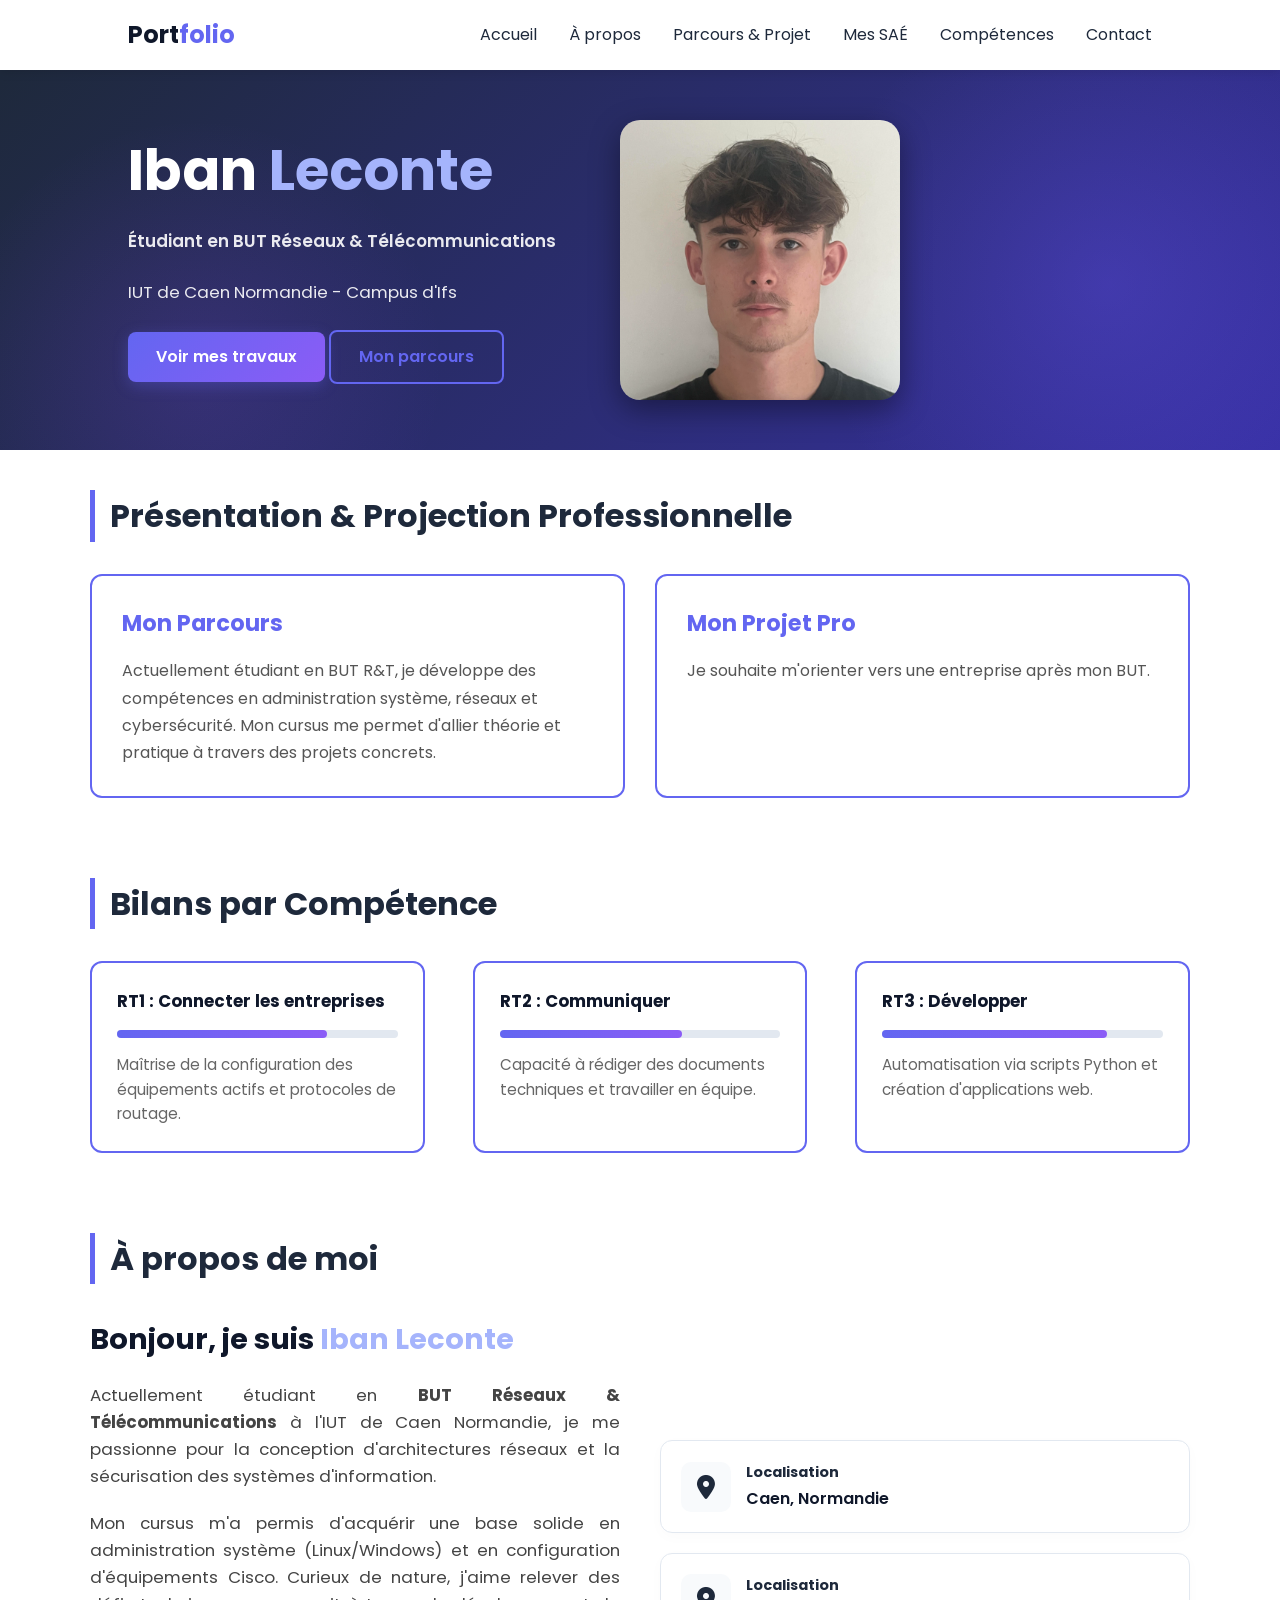
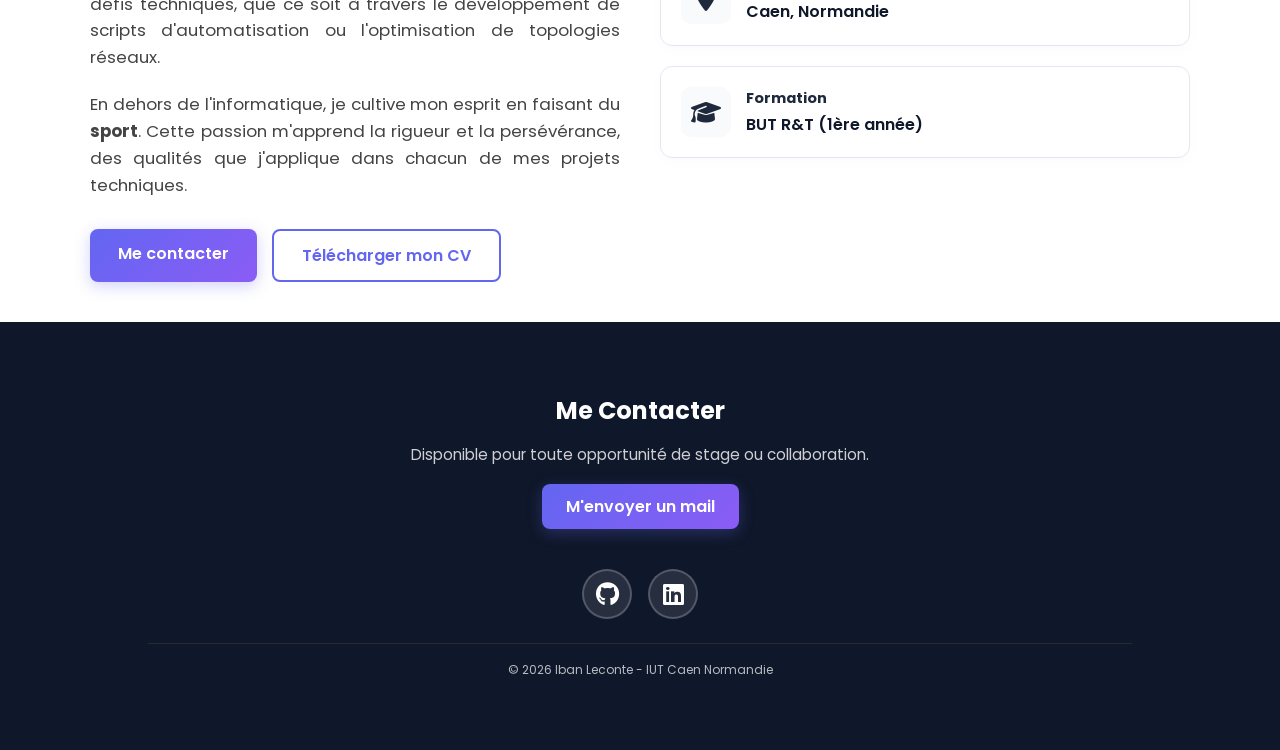
<file: index.html>
<!DOCTYPE html>
<html lang="fr">

<head>
    <meta charset="UTF-8">
    <meta name="viewport" content="width=device-width, initial-scale=1.0">
    <title>Portfolio - Iban Leconte - BUT R&T</title>
    <link rel="preconnect" href="https://fonts.googleapis.com">
    <link rel="preconnect" href="https://fonts.gstatic.com" crossorigin>
    <link href="https://fonts.googleapis.com/css2?family=Poppins:wght@300;400;600&display=swap" rel="stylesheet">
    
    <link rel="stylesheet" href="https://cdnjs.cloudflare.com/ajax/libs/font-awesome/6.4.0/css/all.min.css">
    <link rel="stylesheet" href="style.css">
    <link href="https://fonts.googleapis.com/css2?family=Poppins:wght@300;400;600&family=Space+Mono&display=swap"
        rel="stylesheet">
    <link rel="stylesheet" href="https://cdnjs.cloudflare.com/ajax/libs/font-awesome/6.4.0/css/all.min.css">
</head>

<body>

    <nav>
        <div class="logo">Port<span>folio</span></div>
        <div class="menu-toggle">
            <span></span>
            <span></span>
            <span></span>
        </div>
        <ul class="nav-links">
            <li><a href="#home">Accueil</a></li>
            <li><a href="#about">À propos</a></li>
            <li><a href="#path">Parcours & Projet</a></li>
            <li><a href="sae.html">Mes SAÉ</a></li>
            <li><a href="#skills">Compétences</a></li>
            <li><a href="#contact">Contact</a></li>
        </ul>
    </nav>

    <header id="home" class="hero">
        <div class="hero-content">
            <div class="hero-text">
                <h1>Iban <span class="highlight">Leconte</span></h1>
                <p class="subtitle">Étudiant en BUT Réseaux & Télécommunications</p>
                <p>IUT de Caen Normandie - Campus d'Ifs</p>
                <div class="hero-btns">
                    <a href="sae.html" class="btn">Voir mes travaux</a>
                    <a href="#path" class="btn btn-outline">Mon parcours</a>
                </div>
            </div>
            <div class="profile-container">
                <img src="image.png" alt="Photo de profil Iban Leconte" class="profile-img">
            </div>
        </div>
    </header>

    <section id="path" class="container">
        <h2 class="section-title">Présentation & Projection Professionnelle</h2>
        <div class="path-content">
            <div class="path-card">
                <h3>Mon Parcours</h3>
                <p>Actuellement étudiant en BUT R&T, je développe des compétences en administration système, réseaux et
                    cybersécurité. Mon cursus me permet d'allier théorie et pratique à travers des projets concrets.</p>
            </div>
            <div class="path-card">
                <h3>Mon Projet Pro</h3>
                <p>Je souhaite m'orienter vers une entreprise après mon BUT.</p>
            </div>
        </div>
    </section>

    <section id="skills" class="container">
        <h2 class="section-title">Bilans par Compétence</h2>
        <div class="skills-grid">
            <div class="skill-item">
                <h4>RT1 : Connecter les entreprises</h4>
                <div class="progress-bar">
                    <div class="progress" style="width: 75%;"></div>
                </div>
                <p>Maîtrise de la configuration des équipements actifs et protocoles de routage.</p>
            </div>
            <div class="skill-item">
                <h4>RT2 : Communiquer</h4>
                <div class="progress-bar">
                    <div class="progress" style="width: 65%;"></div>
                </div>
                <p>Capacité à rédiger des documents techniques et travailler en équipe.</p>
            </div>
            <div class="skill-item">
                <h4>RT3 : Développer</h4>
                <div class="progress-bar">
                    <div class="progress" style="width: 80%;"></div>
                </div>
                <p>Automatisation via scripts Python et création d'applications web.</p>
            </div>
        </div>
    </section>
<section id="about" class="container">
    <h2 class="section-title">À propos de moi</h2>
    
    <div class="about-wrapper">
        <div class="about-text">
            <h3>Bonjour, je suis <span class="highlight">Iban Leconte</span></h3>
            <p>
                Actuellement étudiant en <strong>BUT Réseaux & Télécommunications</strong> à l'IUT de Caen Normandie, je me passionne pour la conception d'architectures réseaux et la sécurisation des systèmes d'information.
            </p>
            <p>
                Mon cursus m'a permis d'acquérir une base solide en administration système (Linux/Windows) et en configuration d'équipements Cisco. Curieux de nature, j'aime relever des défis techniques, que ce soit à travers le développement de scripts d'automatisation ou l'optimisation de topologies réseaux.
            </p>
            <p>
                En dehors de l'informatique, je cultive mon esprit en faisant du  <strong>sport</strong>. Cette passion m'apprend la rigueur et la persévérance, des qualités que j'applique dans chacun de mes projets techniques.
            </p>
            
            <div class="about-cta">
                <a href="#contact" class="btn">Me contacter</a>
                <a href="CV_IBAN.pdf" class="btn btn-outline">Télécharger mon CV</a>
            </div>
        </div>

        <div class="about-details">
            <div class="detail-card">
                <span class="detail-icon"><i class="fa-solid fa-location-dot" aria-label="Localisation"></i></span>
                <div class="detail-info">
                    <h4>Localisation</h4>
                    <p>Caen, Normandie</p>
                </div>
            </div>
            <div class="about-details">
                <div class="detail-card">
                    <span class="detail-icon"><i class="fa-solid fa-location-dot" aria-label="Localisation"></i></span>
                    <div class="detail-info">
                        <h4>Localisation</h4>
                        <p>Caen, Normandie</p>
                    </div>
                </div>
                <div class="detail-card">
                    <span class="detail-icon"><i class="fa-solid fa-graduation-cap" aria-label="Formation"></i></span>
                    <div class="detail-info">
                        <h4>Formation</h4>
                        <p>BUT R&T (1ère année)</p>
                    </div>
                </div>
            </div>
        </div>
    </div>
</section>







    <footer id="contact">
        <div class="container">
            <h2>Me Contacter</h2>
            <p>Disponible pour toute opportunité de stage ou collaboration.</p>
            <a href="mailto:ton-email@gmail.com" class="btn" style="color: white;">M'envoyer un mail</a>
            
            <ul class="social-links">
                <li><a href="https://github.com/iban18" target="_blank" rel="noopener noreferrer" title="GitHub"><i class="fab fa-github"></i></a></li>
                <li><a href="https://www.linkedin.com/in/iban-leconte-3233163b8/" target="_blank" rel="noopener noreferrer" title="LinkedIn"><i class="fab fa-linkedin"></i></a></li>
            </ul>
            
            <div class="footer-bottom">
                <p>&copy; 2026 Iban Leconte - IUT Caen Normandie</p>
            </div>
        </div>
    </footer>

    <script src="script.js"></script>
</body>

</html>
</file>
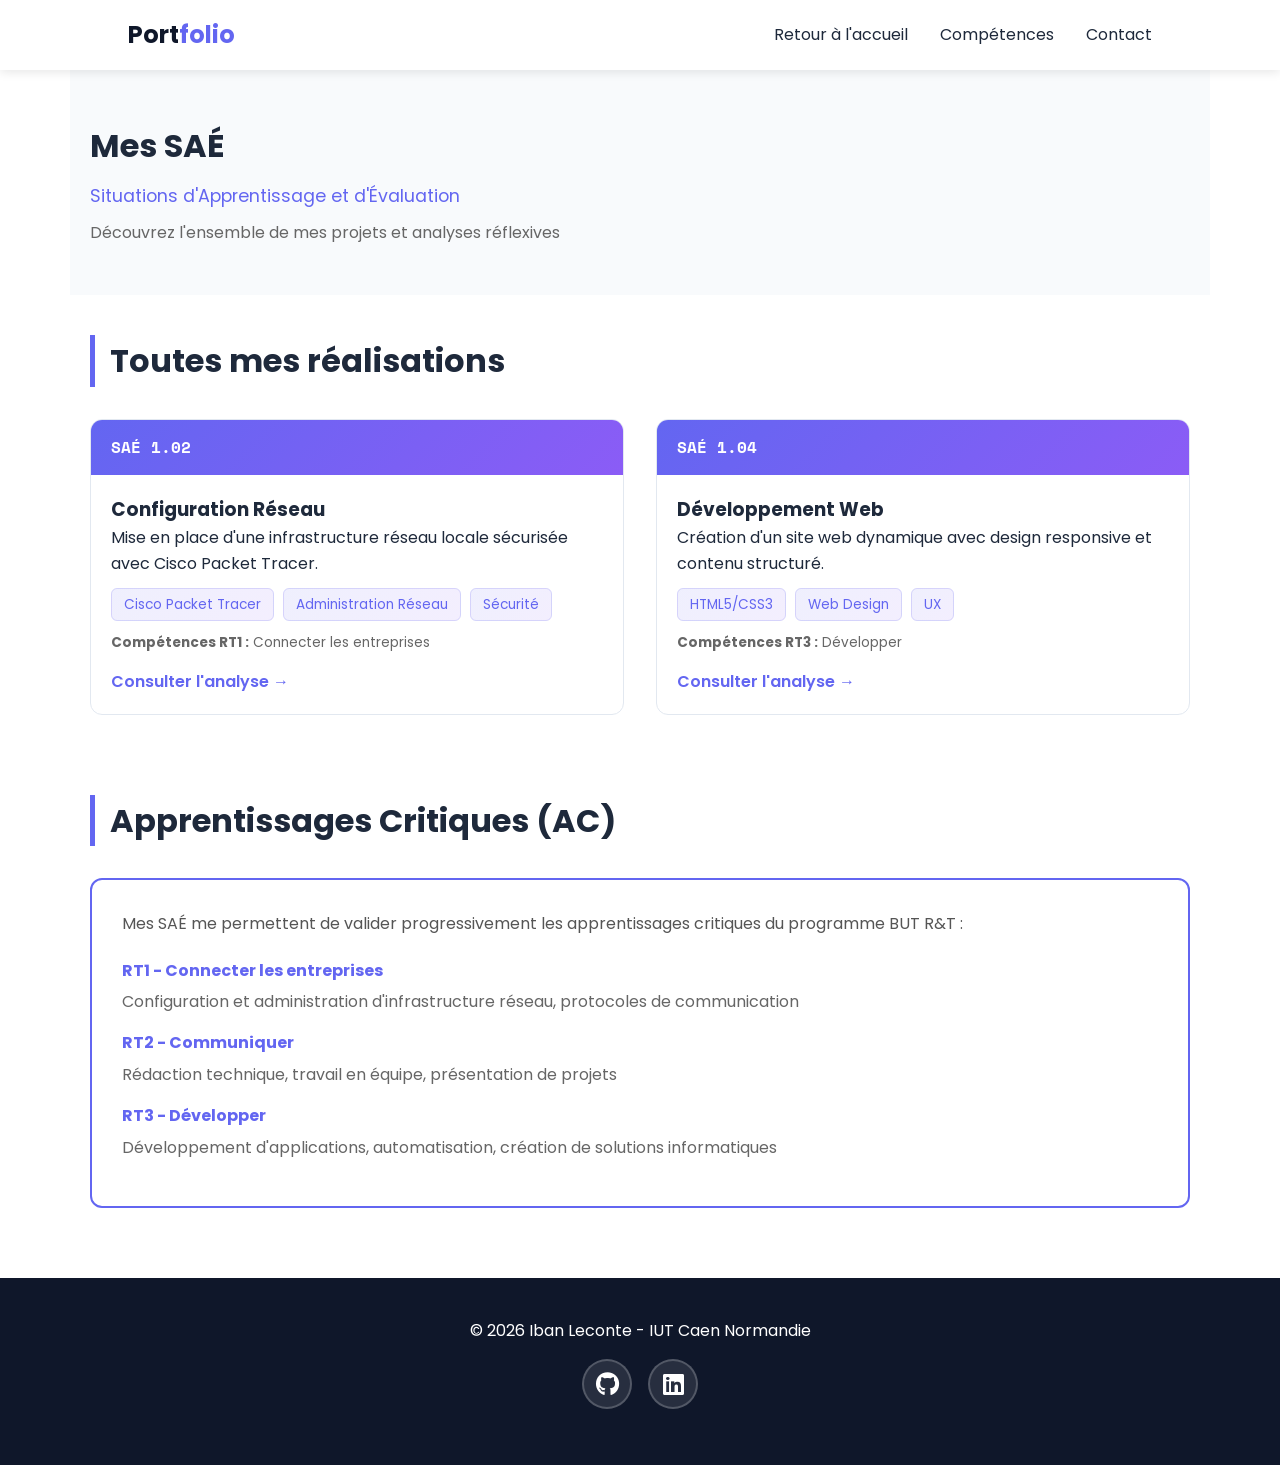
<file: sae.html>
<!DOCTYPE html>
<html lang="fr">

<head>
    <meta charset="UTF-8">
    <meta name="viewport" content="width=device-width, initial-scale=1.0">
    <title>Mes SAÉ - Portfolio Iban Leconte</title>
    <link rel="stylesheet" href="style.css">
    <link href="https://fonts.googleapis.com/css2?family=Poppins:wght@300;400;600&family=Space+Mono&display=swap" rel="stylesheet">
    <link rel="stylesheet" href="https://cdnjs.cloudflare.com/ajax/libs/font-awesome/6.4.0/css/all.min.css">
</head>

<body>

    <nav>
        <div class="logo">Port<span>folio</span></div>
        <div class="menu-toggle">
            <span></span>
            <span></span>
            <span></span>
        </div>
        <ul class="nav-links">
            <li><a href="index.html">Retour à l'accueil</a></li>
            <li><a href="index.html#skills">Compétences</a></li>
            <li><a href="index.html#contact">Contact</a></li>
        </ul>
    </nav>

    <header class="container bg-light" style="padding-top: 50px; padding-bottom: 50px;">
        <h1 style="margin-bottom: 10px;">Mes SAÉ</h1>
        <p style="color: var(--primary); font-size: 1.1rem;">Situations d'Apprentissage et d'Évaluation</p>
        <p style="color: #666; margin-top: 10px;">Découvrez l'ensemble de mes projets et analyses réflexives</p>
    </header>

    <main class="container">
        
        <section class="sae-section">
            <h2 class="section-title">Toutes mes réalisations</h2>
            <div class="project-grid" style="grid-template-columns: repeat(auto-fit, minmax(350px, 1fr));">
                
                <div class="card">
                    <div class="card-header">SAÉ 1.02</div>
                    <div class="card-body">
                        <h3>Configuration Réseau</h3>
                        <p>Mise en place d'une infrastructure réseau locale sécurisée avec Cisco Packet Tracer.</p>
                        <div class="tags">
                            <span>Cisco Packet Tracer</span>
                            <span>Administration Réseau</span>
                            <span>Sécurité</span>
                        </div>
                        <p style="font-size: 0.85rem; color: #666; margin-top: 15px;">
                            <strong>Compétences RT1 :</strong> Connecter les entreprises
                        </p>
                        <a href="sae102.html" class="link-btn" style="display: inline-block; margin-top: 15px;">Consulter l'analyse &rarr;</a>
                    </div>
                </div>

                <div class="card">
                    <div class="card-header">SAÉ 1.04</div>
                    <div class="card-body">
                        <h3>Développement Web</h3>
                        <p>Création d'un site web dynamique avec design responsive et contenu structuré.</p>
                        <div class="tags">
                            <span>HTML5/CSS3</span>
                            <span>Web Design</span>
                            <span>UX</span>
                        </div>
                        <p style="font-size: 0.85rem; color: #666; margin-top: 15px;">
                            <strong>Compétences RT3 :</strong> Développer
                        </p>
                        <a href="sae14.html" class="link-btn" style="display: inline-block; margin-top: 15px;">Consulter l'analyse &rarr;</a>
                    </div>
                </div>

            </div>
        </section>

        <div style="margin: 80px 0;"></div>

        <section class="sae-section">
            <h2 class="section-title">Apprentissages Critiques (AC)</h2>
            <div class="path-card" style="width: 100%;">
                <p>Mes SAÉ me permettent de valider progressivement les apprentissages critiques du programme BUT R&T :</p>
                <ul style="list-style: none; padding-left: 0; margin-top: 20px;">
                    <li style="margin-bottom: 15px;">
                        <strong style="color: var(--primary);">RT1 - Connecter les entreprises</strong>
                        <p style="margin: 5px 0 0 0; color: #666;">Configuration et administration d'infrastructure réseau, protocoles de communication</p>
                    </li>
                    <li style="margin-bottom: 15px;">
                        <strong style="color: var(--primary);">RT2 - Communiquer</strong>
                        <p style="margin: 5px 0 0 0; color: #666;">Rédaction technique, travail en équipe, présentation de projets</p>
                    </li>
                    <li style="margin-bottom: 15px;">
                        <strong style="color: var(--primary);">RT3 - Développer</strong>
                        <p style="margin: 5px 0 0 0; color: #666;">Développement d'applications, automatisation, création de solutions informatiques</p>
                    </li>
                </ul>
            </div>
        </section>

    </main>

    <footer style="background: var(--dark); color: white; padding: 40px 10%; text-align: center; margin-top: 50px;">
        <p>&copy; 2026 Iban Leconte - IUT Caen Normandie</p>
        
        <ul class="social-links">
            <li><a href="https://github.com/iban18" target="_blank" rel="noopener noreferrer" title="GitHub"><i class="fab fa-github"></i></a></li>
            <li><a href="https://www.linkedin.com/in/iban-leconte-3233163b8/" target="_blank" rel="noopener noreferrer" title="LinkedIn"><i class="fab fa-linkedin"></i></a></li>
        </ul>
    </footer>

    <script src="script.js"></script>
</body>

</html>
</file>
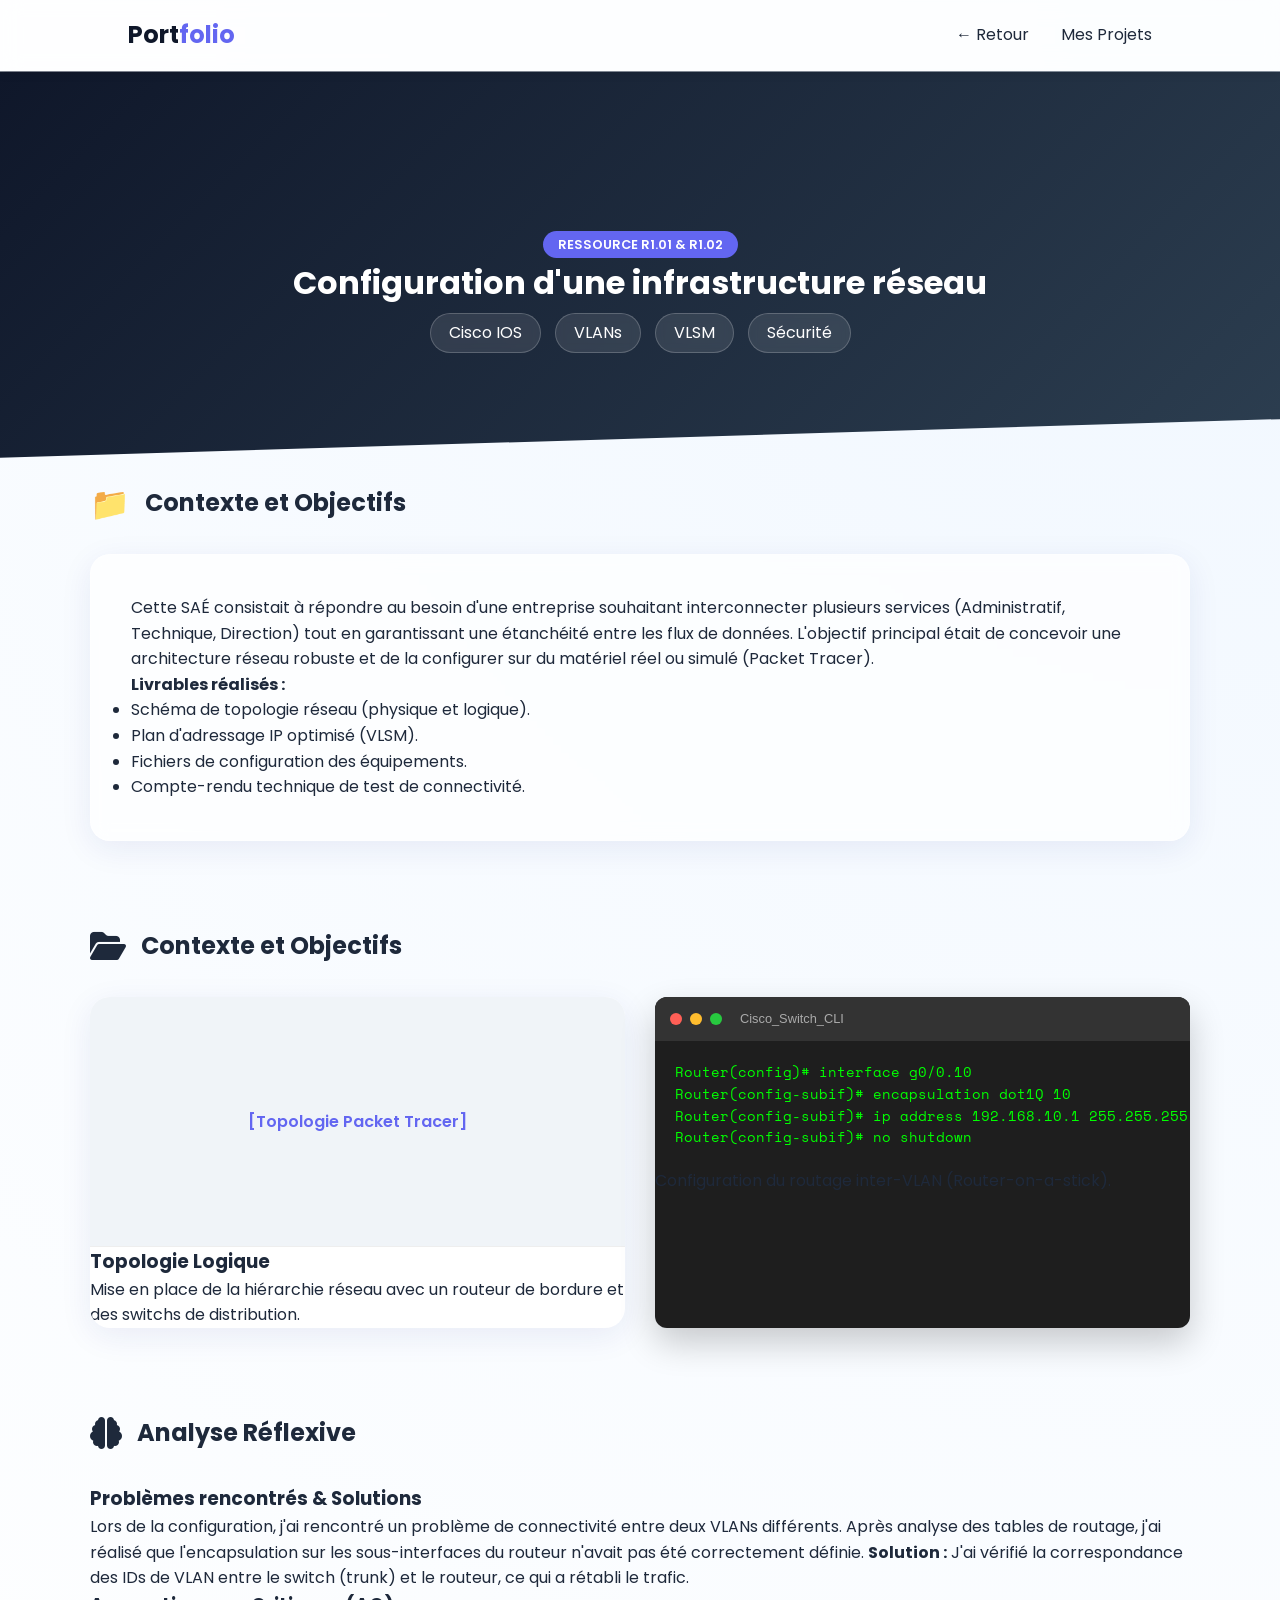
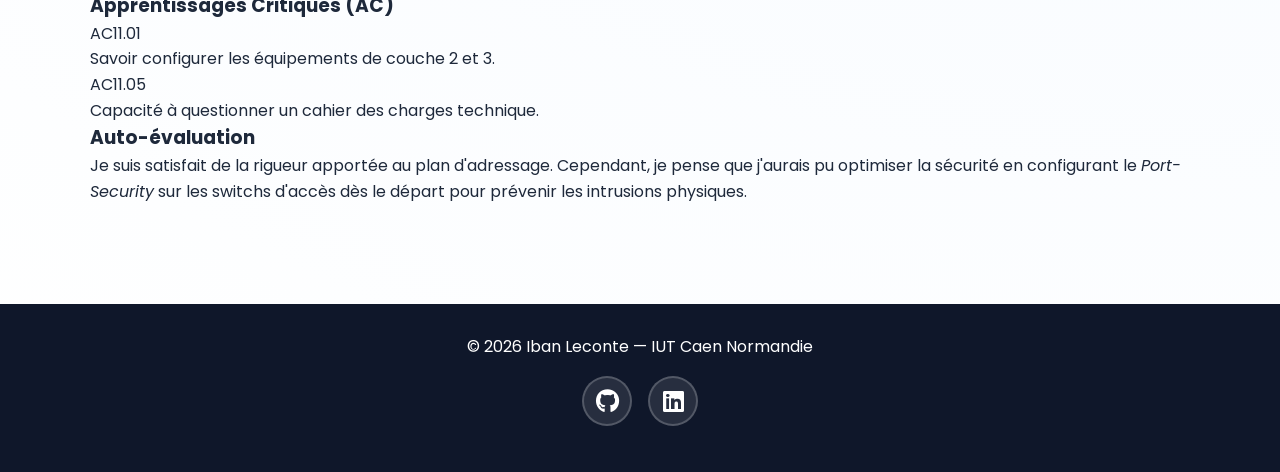
<file: sae102.html>
<!DOCTYPE html>
<html lang="fr">
<head>
    <meta charset="UTF-8">
    <meta name="viewport" content="width=device-width, initial-scale=1.0">
    <title>SAÉ 1.02 - Portfolio Iban Leconte</title>
    <link rel="stylesheet" href="style.css">
    <link href="https://fonts.googleapis.com/css2?family=Poppins:wght@300;400;600&family=Space+Mono&display=swap" rel="stylesheet">
    <link rel="stylesheet" href="https://cdnjs.cloudflare.com/ajax/libs/font-awesome/6.4.0/css/all.min.css">
</head>
<body class="sae-page">

    <nav class="glass-nav">
        <div class="logo">Port<span>folio</span></div>
        <div class="menu-toggle">
            <span></span>
            <span></span>
            <span></span>
        </div>
        <ul class="nav-links">
            <li><a href="index.html">← Retour</a></li>
            <li><a href="index.html#sae">Mes Projets</a></li>
        </ul>
    </nav>

    <header class="sae-hero">
        <div class="container">
            <span class="badge">Ressource R1.01 & R1.02</span>
            <h1>Configuration d'une infrastructure réseau</h1>
            <div class="tags-container">
                <span class="tag-pill">Cisco IOS</span>
                <span class="tag-pill">VLANs</span>
                <span class="tag-pill">VLSM</span>
                <span class="tag-pill">Sécurité</span>
            </div>
        </div>
    </header>

    <main class="container">
        
        <section class="content-block">
            <div class="block-header">
                <span class="icon">📁</span>
                <h2>Contexte et Objectifs</h2>
            </div>
            <div class="card-glass">
                <p>Cette SAÉ consistait à répondre au besoin d'une entreprise souhaitant interconnecter plusieurs services (Administratif, Technique, Direction) tout en garantissant une étanchéité entre les flux de données. L'objectif principal était de concevoir une architecture réseau robuste et de la configurer sur du matériel réel ou simulé (Packet Tracer).</p>
                
                <div class="deliverables">
                    <h4>Livrables réalisés :</h4>
                    <ul class="check-list">
                        <li>Schéma de topologie réseau (physique et logique).</li>
                        <li>Plan d'adressage IP optimisé (VLSM).</li>
                        <li>Fichiers de configuration des équipements.</li>
                        <li>Compte-rendu technique de test de connectivité.</li>
                    </ul>
                </div>
            </div>
        </section>

        <section class="content-block">
           <div class="block-header">
                <span class="icon"><i class="fa-solid fa-folder-open" aria-label="Dossier de projet"></i></span>
                <h2>Contexte et Objectifs</h2>
            </div>
            <div class="visual-grid">
                <div class="trace-card">
                    <div class="trace-view">
                        <div class="img-placeholder">
                            <span>[Topologie Packet Tracer]</span>
                        </div>
                    </div>
                    <div class="trace-info">
                        <h3>Topologie Logique</h3>
                        <p>Mise en place de la hiérarchie réseau avec un routeur de bordure et des switchs de distribution.</p>
                    </div>
                </div>

                <div class="terminal-container">
                    <div class="terminal-header">
                        <span class="dot red"></span>
                        <span class="dot yellow"></span>
                        <span class="dot green"></span>
                        <span class="terminal-title">Cisco_Switch_CLI</span>
                    </div>
                    <pre class="terminal-body">
Router(config)# interface g0/0.10
Router(config-subif)# encapsulation dot1Q 10
Router(config-subif)# ip address 192.168.10.1 255.255.255.0
Router(config-subif)# no shutdown</pre>
                    <p class="caption">Configuration du routage inter-VLAN (Router-on-a-stick).</p>
                </div>
            </div>
        </section>

        <section class="content-block">
           <div class="block-header">
                <span class="icon"><i class="fa-solid fa-brain" aria-label="Réflexion et analyse"></i></span>
                <h2>Analyse Réflexive</h2>
            </div>
            <div class="analysis-container">
                <div class="analysis-box">
                    <h3>Problèmes rencontrés & Solutions</h3>
                    <p>Lors de la configuration, j'ai rencontré un problème de connectivité entre deux VLANs différents. Après analyse des tables de routage, j'ai réalisé que l'encapsulation sur les sous-interfaces du routeur n'avait pas été correctement définie. <strong>Solution :</strong> J'ai vérifié la correspondance des IDs de VLAN entre le switch (trunk) et le routeur, ce qui a rétabli le trafic.</p>
                </div>

                <div class="skills-box">
                    <h3>Apprentissages Critiques (AC)</h3>
                    <div class="ac-item">
                        <span class="ac-code">AC11.01</span>
                        <p>Savoir configurer les équipements de couche 2 et 3.</p>
                    </div>
                    <div class="ac-item">
                        <span class="ac-code">AC11.05</span>
                        <p>Capacité à questionner un cahier des charges technique.</p>
                    </div>
                </div>

                <div class="analysis-box self-eval">
                    <h3>Auto-évaluation</h3>
                    <p>Je suis satisfait de la rigueur apportée au plan d'adressage. Cependant, je pense que j'aurais pu optimiser la sécurité en configurant le <em>Port-Security</em> sur les switchs d'accès dès le départ pour prévenir les intrusions physiques.</p>
                </div>
            </div>
        </section>

    </main>

    <footer class="sae-footer">
        <p>&copy; 2026 Iban Leconte — IUT Caen Normandie</p>
        
        <ul class="social-links">
            <li><a href="https://github.com/iban18" target="_blank" rel="noopener noreferrer" title="GitHub"><i class="fab fa-github"></i></a></li>
            <li><a href="https://www.linkedin.com/in/iban-leconte-3233163b8/" target="_blank" rel="noopener noreferrer" title="LinkedIn"><i class="fab fa-linkedin"></i></a></li>
        </ul>
    </footer>

    <script src="script.js"></script>
</body>
</html>
</file>
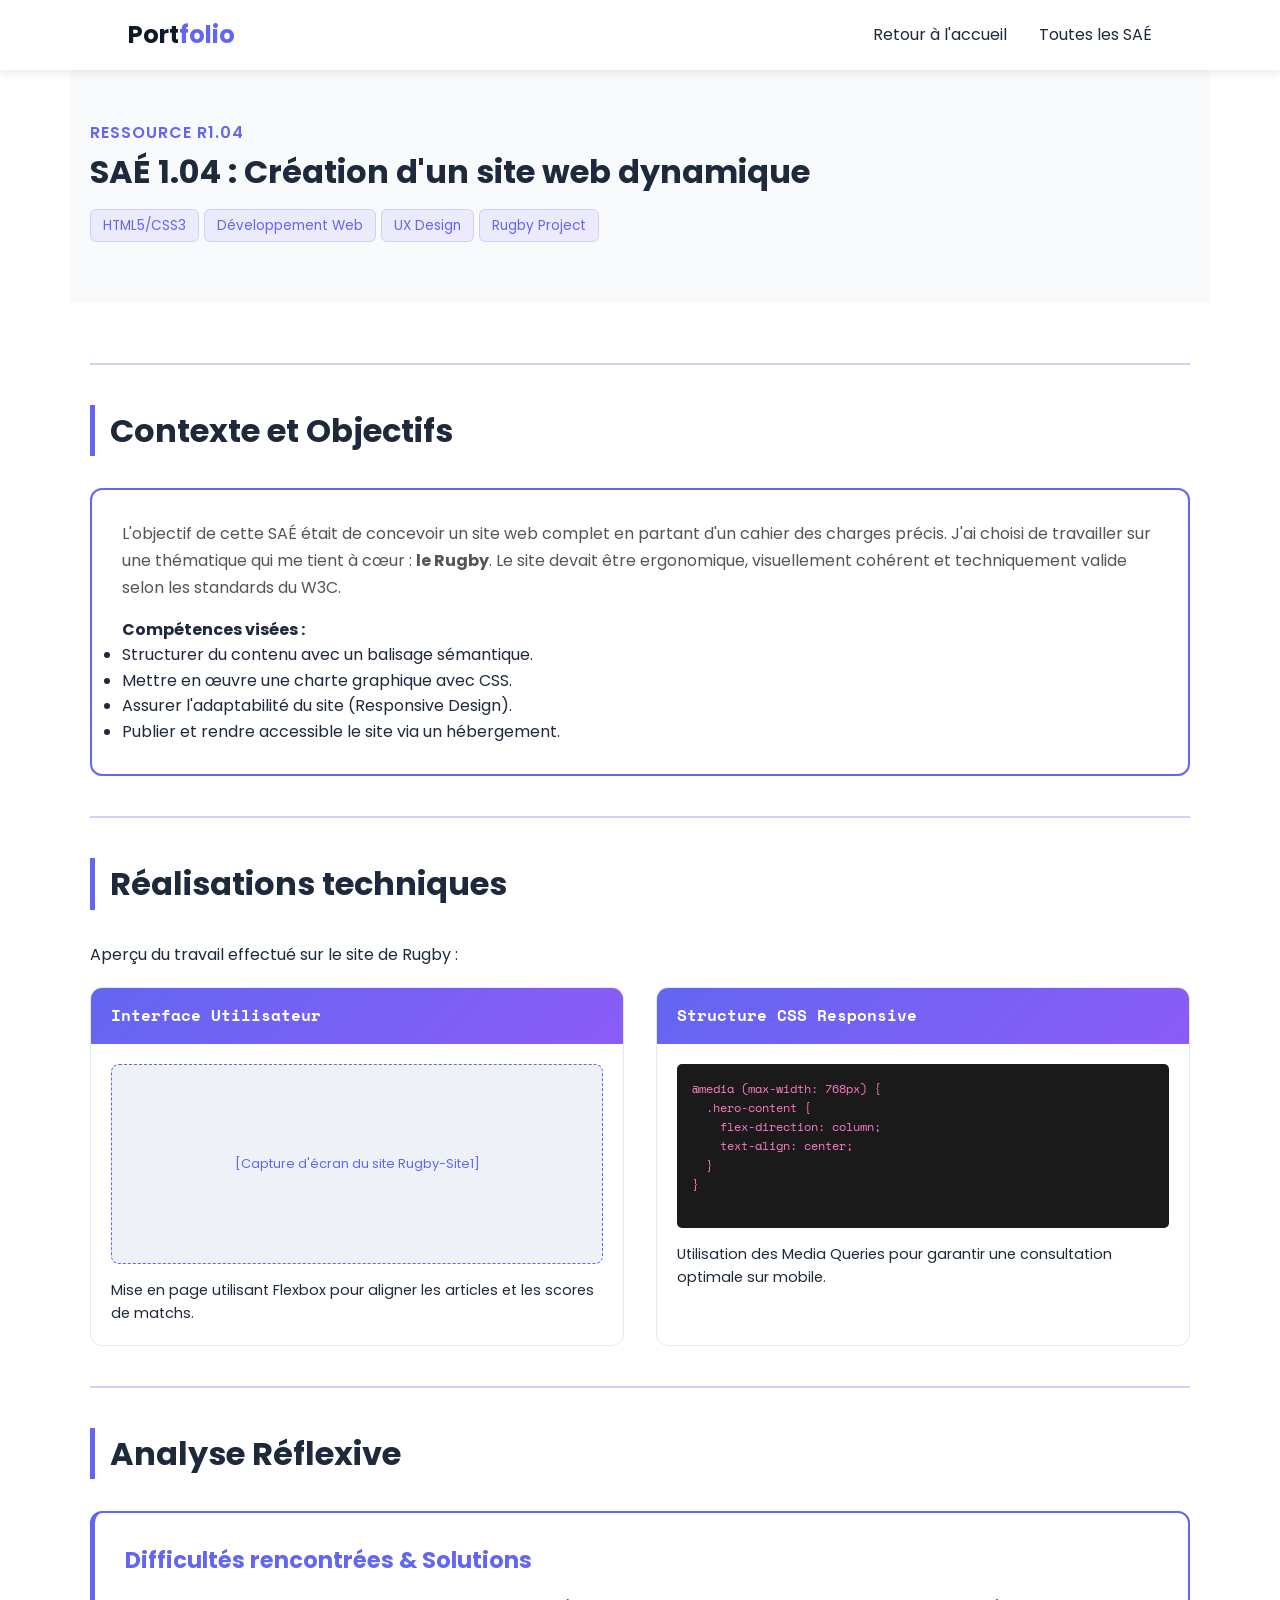
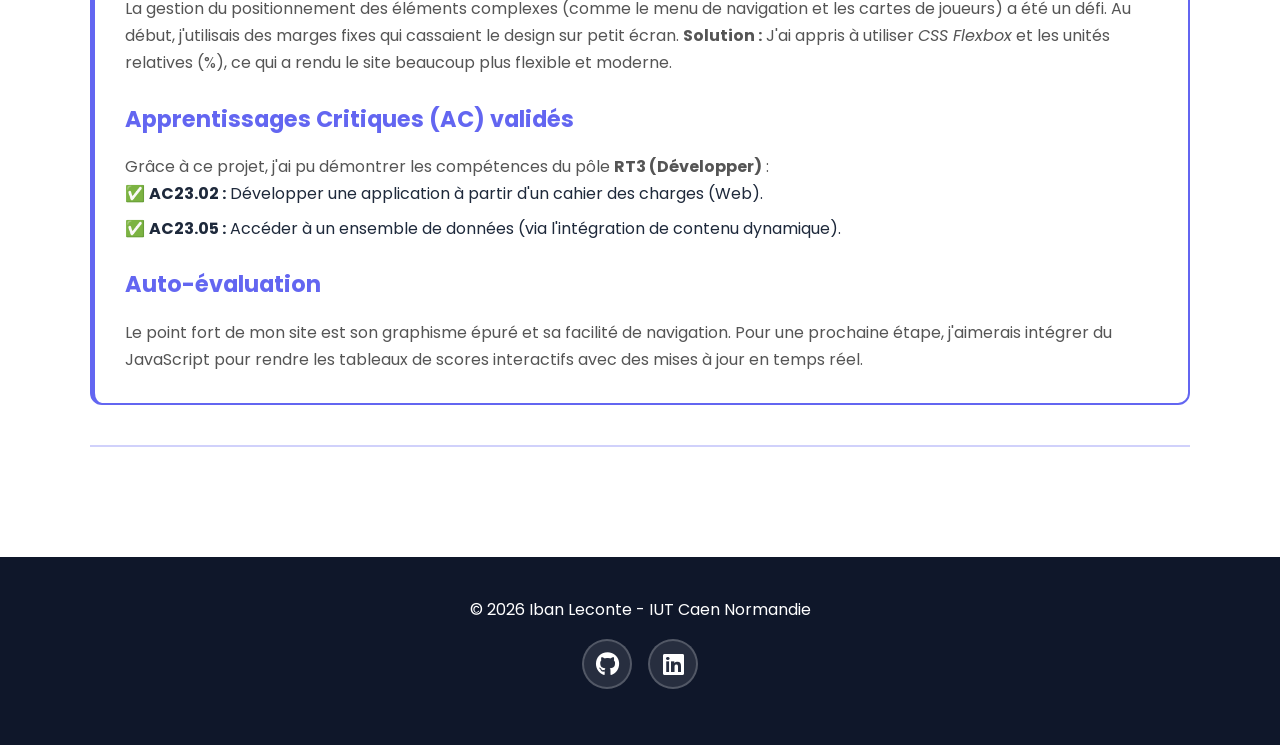
<file: sae14.html>
<!DOCTYPE html>
<html lang="fr">
<head>
    <meta charset="UTF-8">
    <meta name="viewport" content="width=device-width, initial-scale=1.0">
    <title>SAÉ 1.04 - Portfolio Iban Leconte</title>
    
    <link rel="stylesheet" href="style.css">
    <link href="https://fonts.googleapis.com/css2?family=Poppins:wght@300;400;600&family=Space+Mono&display=swap" rel="stylesheet">
    <link rel="stylesheet" href="https://cdnjs.cloudflare.com/ajax/libs/font-awesome/6.4.0/css/all.min.css">
</head>
<body>

    <nav>
        <div class="logo">Port<span>folio</span></div>
        <div class="menu-toggle">
            <span></span>
            <span></span>
            <span></span>
        </div>
        <ul class="nav-links">
            <li><a href="index.html">Retour à l'accueil</a></li>
            <li><a href="index.html#sae">Toutes les SAÉ</a></li>
        </ul>
    </nav>

    <header class="container bg-light" style="padding-top: 50px; padding-bottom: 50px;">
        <p style="color: var(--primary); font-weight: 600; letter-spacing: 1px;">RESSOURCE R1.04</p>
        <h1>SAÉ 1.04 : Création d'un site web dynamique</h1>
        <div class="tags" style="margin-top: 15px;">
            <span>HTML5/CSS3</span><span>Développement Web</span><span>UX Design</span><span>Rugby Project</span>
        </div>
    </header>

    <main class="container">
        
        <hr style="margin: 40px 0; border: none; border-top: 2px solid var(--primary); opacity: 0.3;">
        
        <section class="sae-section">
            <h2 class="section-title">Contexte et Objectifs</h2>
            <div class="path-card" style="width: 100%;">
                <p>L'objectif de cette SAÉ était de concevoir un site web complet en partant d'un cahier des charges précis. J'ai choisi de travailler sur une thématique qui me tient à cœur : <strong>le Rugby</strong>. Le site devait être ergonomique, visuellement cohérent et techniquement valide selon les standards du W3C.</p>
                <h4 style="margin-top:15px;">Compétences visées :</h4>
                <ul>
                    <li>Structurer du contenu avec un balisage sémantique.</li>
                    <li>Mettre en œuvre une charte graphique avec CSS.</li>
                    <li>Assurer l'adaptabilité du site (Responsive Design).</li>
                    <li>Publier et rendre accessible le site via un hébergement.</li>
                </ul>
            </div>
        </section>

        <hr style="margin: 40px 0; border: none; border-top: 2px solid var(--primary); opacity: 0.3;">
        
        <section class="sae-section">
            <h2 class="section-title">Réalisations techniques</h2>
            <p style="margin-bottom: 20px;">Aperçu du travail effectué sur le site de Rugby :</p>
            <div class="project-grid">
                <div class="card">
                    <div class="card-header">Interface Utilisateur</div>
                    <div class="card-body">
                        <div style="background: #eef2f7; border: 1px dashed var(--primary); height: 200px; display:flex; align-items:center; justify-content:center; border-radius:8px; text-align:center; padding: 10px;">
                            <p style="color: var(--primary); font-size: 0.8rem;">[Capture d'écran du site Rugby-Site1]</p>
                        </div>
                        <p style="font-size: 0.9rem; margin-top: 15px;">Mise en page utilisant Flexbox pour aligner les articles et les scores de matchs.</p>
                    </div>
                </div>
                <div class="card">
                    <div class="card-header">Structure CSS Responsive</div>
                    <div class="card-body">
                        <pre style="background: #1a1a1a; color: #ff79c6; padding: 15px; font-size: 0.75rem; border-radius: 5px; overflow-x: auto; font-family: 'Space Mono', monospace;">
@media (max-width: 768px) {
  .hero-content {
    flex-direction: column;
    text-align: center;
  }
}
                        </pre>
                        <p style="font-size: 0.9rem; margin-top: 15px;">Utilisation des Media Queries pour garantir une consultation optimale sur mobile.</p>
                    </div>
                </div>
            </div>
        </section>

        <hr style="margin: 40px 0; border: none; border-top: 2px solid var(--primary); opacity: 0.3;">
        
        <section class="sae-section">
            <h2 class="section-title">Analyse Réflexive</h2>
            <div class="path-card" style="width: 100%; border-left: 5px solid var(--primary);">
                
                <h3>Difficultés rencontrées & Solutions</h3>
                <p>La gestion du positionnement des éléments complexes (comme le menu de navigation et les cartes de joueurs) a été un défi. Au début, j'utilisais des marges fixes qui cassaient le design sur petit écran. <strong>Solution :</strong> J'ai appris à utiliser <em>CSS Flexbox</em> et les unités relatives (%), ce qui a rendu le site beaucoup plus flexible et moderne.</p>

                <h3 style="margin-top: 25px;">Apprentissages Critiques (AC) validés</h3>
                <p>Grâce à ce projet, j'ai pu démontrer les compétences du pôle <strong>RT3 (Développer)</strong> :</p>
                <ul style="list-style: none; padding-left: 0;">
                    <li style="margin-bottom: 10px;">✅ <strong>AC23.02 :</strong> Développer une application à partir d'un cahier des charges (Web).</li>
                    <li style="margin-bottom: 10px;">✅ <strong>AC23.05 :</strong> Accéder à un ensemble de données (via l'intégration de contenu dynamique).</li>
                </ul>

                <h3 style="margin-top: 25px;">Auto-évaluation</h3>
                <p>Le point fort de mon site est son graphisme épuré et sa facilité de navigation. Pour une prochaine étape, j'aimerais intégrer du JavaScript pour rendre les tableaux de scores interactifs avec des mises à jour en temps réel.</p>
            </div>
        </section>

        <hr style="margin: 40px 0; border: none; border-top: 2px solid var(--primary); opacity: 0.3;">

    </main>

    <footer style="background: var(--dark); color: white; padding: 40px 10%; text-align: center; margin-top: 50px;">
        <p>&copy; 2026 Iban Leconte - IUT Caen Normandie</p>
        
        <ul class="social-links">
            <li><a href="https://github.com/iban18" target="_blank" rel="noopener noreferrer" title="GitHub"><i class="fab fa-github"></i></a></li>
            <li><a href="https://www.linkedin.com/in/iban-leconte-3233163b8/" target="_blank" rel="noopener noreferrer" title="LinkedIn"><i class="fab fa-linkedin"></i></a></li>
        </ul>
    </footer>

    <script src="script.js"></script>
</body>

</html>
</file>
<file: style.css>
:root {
    --primary: #6366f1;
    --secondary: #8b5cf6;
    --dark: #0f172a;
    --light: #f8fafc;
    --text: #1e293b;
    --border: #e2e8f0;
    --accent: #ec4899;
    --glass-bg: rgba(255, 255, 255, 0.7);
    --glass-border: rgba(255, 255, 255, 0.3);
    --shadow-soft: 0 8px 32px 0 rgba(31, 38, 135, 0.08);
}

* { margin: 0; padding: 0; box-sizing: border-box; }

body {
    font-family: 'Poppins', sans-serif;
    color: var(--text);
    line-height: 1.6;
    scroll-behavior: smooth;
}

/* Navigation */
nav {
    display: flex;
    justify-content: space-between;
    align-items: center;
    padding: 1rem 10%;
    background: white;
    box-shadow: 0 2px 10px rgba(0,0,0,0.1);
    position: sticky;
    top: 0;
    z-index: 1000;
}

.logo { font-weight: 700; font-size: 1.5rem; color: var(--dark); }
.logo span { color: var(--primary); }

/* Menu Hamburger */
.menu-toggle {
    display: none;
    flex-direction: column;
    cursor: pointer;
    gap: 5px;
}

.menu-toggle span {
    width: 25px;
    height: 3px;
    background: var(--dark);
    border-radius: 2px;
    transition: all 0.3s ease;
}

.menu-toggle.active span:nth-child(1) {
    transform: rotate(45deg) translate(8px, 8px);
}

.menu-toggle.active span:nth-child(2) {
    opacity: 0;
}

.menu-toggle.active span:nth-child(3) {
    transform: rotate(-45deg) translate(7px, -7px);
}

.nav-links { display: flex; list-style: none; gap: 2rem; }
.nav-links a { text-decoration: none; color: var(--text); font-weight: 400; transition: 0.3s; }
.nav-links a:hover { color: var(--primary); }

/* Hero Section - FOND MODIFIÉ ICI */
.hero {
    padding: 50px 10%;
    /* Nouveau dégradé plus intense et vibrant au lieu du gris/bleu très sombre */
    background: linear-gradient(135deg, #1e293b 0%, #3730a3 100%);
    min-height: auto;
    display: flex;
    align-items: center;
    color: white;
    position: relative;
    overflow: hidden;
}

/* Décoration SVG en arrière-plan */
.hero::before {
    content: '';
    position: absolute;
    top: -100px;
    right: -100px;
    width: 600px;
    height: 600px;
    background: radial-gradient(circle, var(--c1-color, rgba(99, 102, 241, 0.25)) 0%, rgba(99, 102, 241, 0) 70%);
    border-radius: 50%;
    pointer-events: none;
    transform: translate(var(--c1-tx, 0px), var(--c1-ty, 0px));
    transition: transform 3.5s ease-in-out, background 2.5s ease-in-out;
}

.hero::after {
    content: '';
    position: absolute;
    bottom: -100px;
    left: -50px;
    width: 500px;
    height: 500px;
    background: radial-gradient(circle, var(--c2-color, rgba(139, 92, 246, 0.2)) 0%, rgba(139, 92, 246, 0) 70%);
    border-radius: 50%;
    pointer-events: none;
    transform: translate(var(--c2-tx, 0px), var(--c2-ty, 0px));
    transition: transform 4s ease-in-out, background 2.5s ease-in-out;
}

.hero-content { display: flex; align-items: center; gap: 4rem; flex-wrap: wrap; position: relative; z-index: 1; }
.hero-text { flex: 1; min-width: 300px; }
.hero-text h1 { font-size: 3.5rem; line-height: 1.2; margin-bottom: 1.5rem; color: white; }
.highlight { color: #a5b4fc; /* Couleur de mise en valeur légèrement adoucie pour contraster avec le nouveau fond */ }
.subtitle { font-size: 1.2rem; color: var(--secondary); font-weight: 600; margin-bottom: 1rem; }
.hero-text > p { margin-bottom: 1.5rem; color: rgba(255, 255, 255, 0.9); font-size: 1.05rem; }

.profile-img {
    width: 280px;
    height: 280px;
    border-radius: 20px;
    object-fit: cover;
    box-shadow: 0px 10px 30px rgba(0, 0, 0, 0.4); /* Ombre accentuée pour détacher l'image du fond */
}

/* Sections */
.container { padding: 80px 10%; }
.bg-light { background-color: var(--light); }
.section-title { font-size: 2rem; margin-bottom: 2rem; border-left: 5px solid var(--primary); padding-left: 15px; }
.section-intro { margin-bottom: 3rem; color: #666; }

/* Cartes SAÉ */
.project-grid { display: grid; grid-template-columns: repeat(auto-fit, minmax(300px, 1fr)); gap: 2rem; }
.card {
    background: white;
    border-radius: 12px;
    overflow: hidden;
    border: 1px solid var(--border);
    transition: transform 0.3s, box-shadow 0.3s;
}
.card:hover { transform: translateY(-10px); box-shadow: 0 15px 40px rgba(99, 102, 241, 0.15); }
.card-header { background: linear-gradient(135deg, var(--primary) 0%, var(--secondary) 100%); color: white; padding: 15px 20px; font-family: 'Space Mono', monospace; font-weight: 600; }
.card-body { padding: 20px; }
.tags { margin: 15px 0; }
.tags span {
    background: linear-gradient(135deg, rgba(99, 102, 241, 0.1) 0%, rgba(139, 92, 246, 0.1) 100%);
    color: var(--primary);
    padding: 6px 12px;
    border-radius: 6px;
    font-size: 0.85rem;
    border: 1px solid rgba(99, 102, 241, 0.2);
    margin-right: 5px;
}
.link-btn { 
    color: var(--primary); 
    text-decoration: none; 
    font-weight: 600;
    transition: 0.3s;
}
.link-btn:hover { color: var(--secondary); }

/* Boutons */
.btn {
    display: inline-block;
    padding: 12px 28px;
    background: linear-gradient(135deg, var(--primary) 0%, var(--secondary) 100%);
    color: white !important;
    text-decoration: none;
    border-radius: 8px;
    font-weight: 600;
    transition: all 0.3s ease;
    border: none;
    cursor: pointer;
    box-shadow: 0 4px 15px rgba(99, 102, 241, 0.3);
}

.btn:hover {
    transform: translateY(-2px);
    box-shadow: 0 6px 25px rgba(99, 102, 241, 0.4);
}

.btn-outline {
    background: transparent;
    border: 2px solid var(--primary);
    color: var(--primary) !important;
    box-shadow: none;
}

.btn-outline:hover {
    background: var(--primary);
    color: white !important;
    box-shadow: 0 4px 15px rgba(99, 102, 241, 0.3);
}

/* Section Présentation et Projection */
.path-content {
    display: grid;
    grid-template-columns: repeat(auto-fit, minmax(300px, 1fr));
    gap: 2.5rem;
}

.path-card {
    background: white;
    border: 2px solid var(--primary);
    border-radius: 12px;
    padding: 30px;
    transition: all 0.3s ease;
    position: relative;
    overflow: hidden;
}

.path-card::before {
    content: '';
    position: absolute;
    top: 0;
    left: -100%;
    width: 100%;
    height: 100%;
    background: linear-gradient(135deg, rgba(99, 102, 241, 0.1) 0%, rgba(139, 92, 246, 0.1) 100%);
    transition: left 0.3s ease;
    z-index: 0;
}

.path-card:hover {
    transform: translateY(-8px);
    box-shadow: 0 15px 40px rgba(99, 102, 241, 0.2);
    border-color: var(--secondary);
}

.path-card:hover::before {
    left: 0;
}

.path-card h3 {
    font-size: 1.4rem;
    color: var(--primary);
    margin-bottom: 1rem;
    position: relative;
    z-index: 1;
}

.path-card p {
    color: #555;
    font-size: 1rem;
    line-height: 1.7;
    position: relative;
    z-index: 1;
}

/* Compétences */
.skills-grid { display: grid; grid-template-columns: repeat(auto-fit, minmax(250px, 1fr)); gap: 3rem; }
.skill-item {
    background: white;
    border: 2px solid var(--primary);
    border-radius: 12px;
    padding: 25px;
    transition: all 0.3s ease;
}
.skill-item:hover {
    box-shadow: 0 8px 25px rgba(99, 102, 241, 0.15);
    transform: translateY(-5px);
    border-color: var(--secondary);
}
.skill-item h4 { margin-bottom: 15px; color: var(--dark); font-size: 1.05rem; }
.progress-bar { background: #e2e8f0; height: 8px; border-radius: 4px; margin-bottom: 15px; }
.progress { background: linear-gradient(90deg, var(--primary) 0%, var(--secondary) 100%); height: 100%; border-radius: 4px; }
.skill-item p { color: #666; font-size: 0.95rem; margin-top: 10px; }

/* Footer */
footer { background: var(--dark); color: white; text-align: center; padding: 30px 10%; }
footer h2 { margin-bottom: 0.8rem; font-size: 1.5rem; }
footer > div > p { margin-bottom: 1rem; font-size: 0.95rem; color: rgba(255, 255, 255, 0.8); }
footer .btn { margin-bottom: 1.5rem; padding: 10px 24px; }
.footer-bottom { margin-top: 1.5rem; padding-top: 1rem; border-top: 1px solid #333; font-size: 0.75rem; opacity: 0.7; }

/* Responsive */
@media (max-width: 768px) {
    .hero-text h1 { font-size: 2.5rem; }
    .nav-links { display: none; }
}

/* Style de la carte de présentation */
.presentation-card {
    background: white;
    border-radius: 15px;
    padding: 40px;
    box-shadow: 0 10px 30px rgba(0, 0, 0, 0.05);
    border: 1px solid var(--border);
    max-width: 900px;
    margin: 0 auto;
}

.pres-header {
    display: flex;
    align-items: center;
    gap: 20px;
    margin-bottom: 25px;
    border-bottom: 2px solid var(--light);
    padding-bottom: 20px;
}

.pres-icon {
    font-size: 2.5rem;
    background: var(--light);
    width: 60px;
    height: 60px;
    display: flex;
    align-items: center;
    justify-content: center;
    border-radius: 12px;
}

.pres-title h3 {
    font-size: 1.5rem;
    color: var(--dark);
}

.pres-title p {
    color: var(--primary);
    font-weight: 500;
    font-size: 0.9rem;
}

.pres-body p {
    font-size: 1.05rem;
    color: #555;
    margin-bottom: 25px;
}

.pres-info-grid {
    display: grid;
    grid-template-columns: repeat(auto-fit, minmax(200px, 1fr));
    gap: 20px;
    background: var(--light);
    padding: 20px;
    border-radius: 10px;
    margin-bottom: 25px;
}

.pres-info-item strong {
    display: block;
    color: var(--dark);
    font-size: 0.9rem;
    margin-bottom: 5px;
}

.pres-info-item p {
    font-size: 0.9rem;
    margin-bottom: 0;
    color: var(--primary);
}

.pres-footer {
    font-style: italic;
    border-left: 3px solid var(--primary);
    padding-left: 15px;
    margin-bottom: 0 !important;
}

.sae-page {
    background: radial-gradient(circle at top right, #f0f7ff, #ffffff);
}

/* --- Hero & Navigation --- */
.glass-nav {
    background: rgba(255, 255, 255, 0.8);
    backdrop-filter: blur(10px);
    border-bottom: 1px solid var(--glass-border);
}

.sae-hero {
    padding: 120px 10% 60px;
    background: linear-gradient(135deg, var(--dark) 0%, #2c3e50 100%);
    color: white;
    text-align: center;
    clip-path: polygon(0 0, 100% 0, 100% 90%, 0 100%);
}

.badge {
    background: var(--primary);
    padding: 5px 15px;
    border-radius: 50px;
    font-size: 0.8rem;
    font-weight: 600;
    text-transform: uppercase;
}

.tag-pill {
    background: rgba(255,255,255,0.1);
    border: 1px solid rgba(255,255,255,0.2);
    padding: 6px 18px;
    border-radius: 50px;
    margin: 5px;
    display: inline-block;
    backdrop-filter: blur(5px);
}

/* --- Blocs de Contenu --- */
.content-block { margin-bottom: 80px; }
.block-header { display: flex; align-items: center; gap: 15px; margin-bottom: 25px; }
.block-header .icon { font-size: 2rem; }

.card-glass {
    background: var(--glass-bg);
    backdrop-filter: blur(8px);
    border: 1px solid var(--glass-border);
    padding: 40px;
    border-radius: 20px;
    box-shadow: var(--shadow-soft);
}

/* --- Visuals & Terminal --- */
.visual-grid {
    display: grid;
    grid-template-columns: 1fr 1fr;
    gap: 30px;
}

.trace-card {
    background: white;
    border-radius: 20px;
    overflow: hidden;
    box-shadow: var(--shadow-soft);
}

.img-placeholder {
    background: #f0f4f8;
    height: 250px;
    display: flex;
    align-items: center;
    justify-content: center;
    color: var(--primary);
    font-weight: 600;
    border-bottom: 1px solid #eee;
}

.terminal-container {
    background: #1e1e1e;
    border-radius: 12px;
    overflow: hidden;
    box-shadow: 0 15px 35px rgba(0,0,0,0.2);
}

.terminal-header {
    background: #333;
    padding: 12px 15px;
    display: flex;
    align-items: center;
    gap: 8px;
}

.dot { width: 12px; height: 12px; border-radius: 50%; }
.red { background: #ff5f56; }
.yellow { background: #ffbd2e; }
.green { background: #27c93f; }
.terminal-title { color: #aaa; font-size: 0.8rem; margin-left: 10px; font-family: sans-serif; }

.terminal-body {
    padding: 20px;
    color: #00ff00;
    font-family: 'Space Mono', monospace;
    font-size: 0.9rem;
    line-height: 1.5;
}

/* --- Amélioration Section À Propos --- */
.about-wrapper {
    display: grid;
    grid-template-columns: 1.5fr 1fr;
    gap: 50px;
    align-items: center;
}

.about-text h3 {
    font-size: 1.8rem;
    margin-bottom: 20px;
    color: var(--dark);
}

.about-text p {
    margin-bottom: 20px;
    font-size: 1.05rem;
    color: #444;
    text-align: justify;
}

.about-cta {
    display: flex;
    gap: 15px;
    margin-top: 30px;
}

/* Cartes de détails à droite */
.about-details {
    display: grid;
    gap: 20px;
}

.detail-card {
    background: white;
    padding: 20px;
    border-radius: 12px;
    display: flex;
    align-items: center;
    gap: 15px;
    border: 1px solid var(--border);
    transition: 0.3s;
    box-shadow: 0 4px 15px rgba(0,0,0,0.02);
}

.detail-card:hover {
    transform: translateX(10px);
    border-color: var(--primary);
    box-shadow: 0 4px 20px rgba(0,112,243,0.1);
}

.detail-icon {
    font-size: 1.5rem;
    background: var(--light);
    width: 50px;
    height: 50px;
    display: flex;
    align-items: center;
    justify-content: center;
    border-radius: 10px;
}

.detail-info h4 {
    font-size: 0.9rem;
    color: var(--secondary-text);
    margin-bottom: 2px;
}

.detail-info p {
    font-weight: 600;
    color: var(--dark);
    margin: 0;
}

/* Responsive */
@media (max-width: 900px) {
    .about-wrapper {
        grid-template-columns: 1fr;
    }
    .about-details {
        order: -1;
    }
}

/* Icônes Sociales */
.social-links {
    display: flex;
    justify-content: center;
    gap: 1rem;
    margin: 1rem 0;
    list-style: none;
    padding: 0;
}

.social-links a {
    display: inline-flex;
    align-items: center;
    justify-content: center;
    width: 50px;
    height: 50px;
    background: rgba(255, 255, 255, 0.1);
    color: white;
    border-radius: 50%;
    text-decoration: none;
    transition: all 0.3s ease;
    border: 2px solid rgba(255, 255, 255, 0.2);
}

.social-links a:hover {
    background: linear-gradient(135deg, var(--primary) 0%, var(--secondary) 100%);
    border-color: var(--primary);
    transform: translateY(-5px);
    box-shadow: 0 8px 20px rgba(99, 102, 241, 0.4);
}

.social-links i {
    font-size: 1.5rem;
}

/* Animations au scroll */
@keyframes slideInUp {
    from {
        opacity: 0;
        transform: translateY(30px);
    }
    to {
        opacity: 1;
        transform: translateY(0);
    }
}

.card, .skill-item, .path-card, .detail-card {
    opacity: 0;
    transition: opacity 0.6s ease, transform 0.6s ease;
}

.animate-in {
    animation: slideInUp 0.6s ease forwards;
}

/* Responsive Menu */
@media (max-width: 768px) {
    .menu-toggle {
        display: flex;
    }
    
    .nav-links {
        position: absolute;
        top: 60px;
        left: 0;
        right: 0;
        flex-direction: column;
        background: white;
        gap: 0;
        max-height: 0;
        overflow: hidden;
        transition: max-height 0.3s ease;
        box-shadow: 0 4px 10px rgba(0,0,0,0.1);
    }
    
    .nav-links.active {
        max-height: 300px;
    }
    
    .nav-links li {
        padding: 1rem;
        border-bottom: 1px solid var(--border);
    }
    
    .nav-links li:last-child {
        border-bottom: none;
    }
}

/* Ajoute ou modifie ces lignes à la fin de ton style.css pour combler les vides verticaux excessifs */
.sae-section {
    margin-top: 20px;
}
main.container {
    padding-top: 20px;
    padding-bottom: 20px;
}

.container {
    width: 100%;
    max-width: 1140px;
    margin: 0 auto;
    padding: 40px 20px; /* Utilise des paddings en px pour créer une marge de sécurité sur mobile */
    box-sizing: border-box;
}

.about-wrapper {
    display: grid;
    grid-template-columns: repeat(auto-fit, minmax(320px, 1fr)); /* Aligne les éléments ou les empile automatiquement si l'écran est trop petit */
    gap: 40px;
    width: 100%;
}

.path-content {
    display: flex;
    flex-wrap: wrap; /* Permet aux cartes de passer l'une sous l'autre sur mobile */
    gap: 30px;
    width: 100%;
}

.path-card {
    flex: 1 1 300px; /* Grandit si nécessaire, mais ne descend pas en dessous de 300px avant de sauter une ligne */
    box-sizing: border-box;
}

/* =========================================================
   MEDIA QUERIES - OPTIMISATION MOBILE & TABLETTE
   ========================================================= */

/* Pour les écrans intermédiaires (Tablettes / petits PC - moins de 992px) */
@media (max-width: 992px) {
    .hero-content {
        flex-direction: column-reverse; /* Met la photo au-dessus ou en dessous du texte proprement */
        text-align: center;
        gap: 30px;
    }

    .profile-img {
        width: 200px; /* Réduit un peu la taille de la photo sur petit écran */
        height: 200px;
    }

    .hero-text h1 {
        font-size: 2.5rem; /* Réduction du titre principal */
    }

    .hero-btns {
        justify-content: center; /* Centre les boutons d'action */
    }
}

/* Pour les petits écrans (Smartphones - moins de 576px) */
@media (max-width: 576px) {
    .hero-text h1 {
        font-size: 2rem; /* Titre encore plus adapté aux téléphones */
    }

    .hero-btns {
        flex-direction: column; /* Aligne les deux boutons l'un sous l'autre */
        width: 100%;
        gap: 10px;
    }

    .hero-btns .btn {
        width: 100%; /* Les boutons prennent toute la largeur pour être plus cliquables */
        text-align: center;
    }
    
    .card-body, .path-card {
        padding: 20px; /* Réduit les marges internes pour gagner de la place */
    }
}

img {
    max-width: 100%;
    height: auto;
    display: block;
}
</file>
